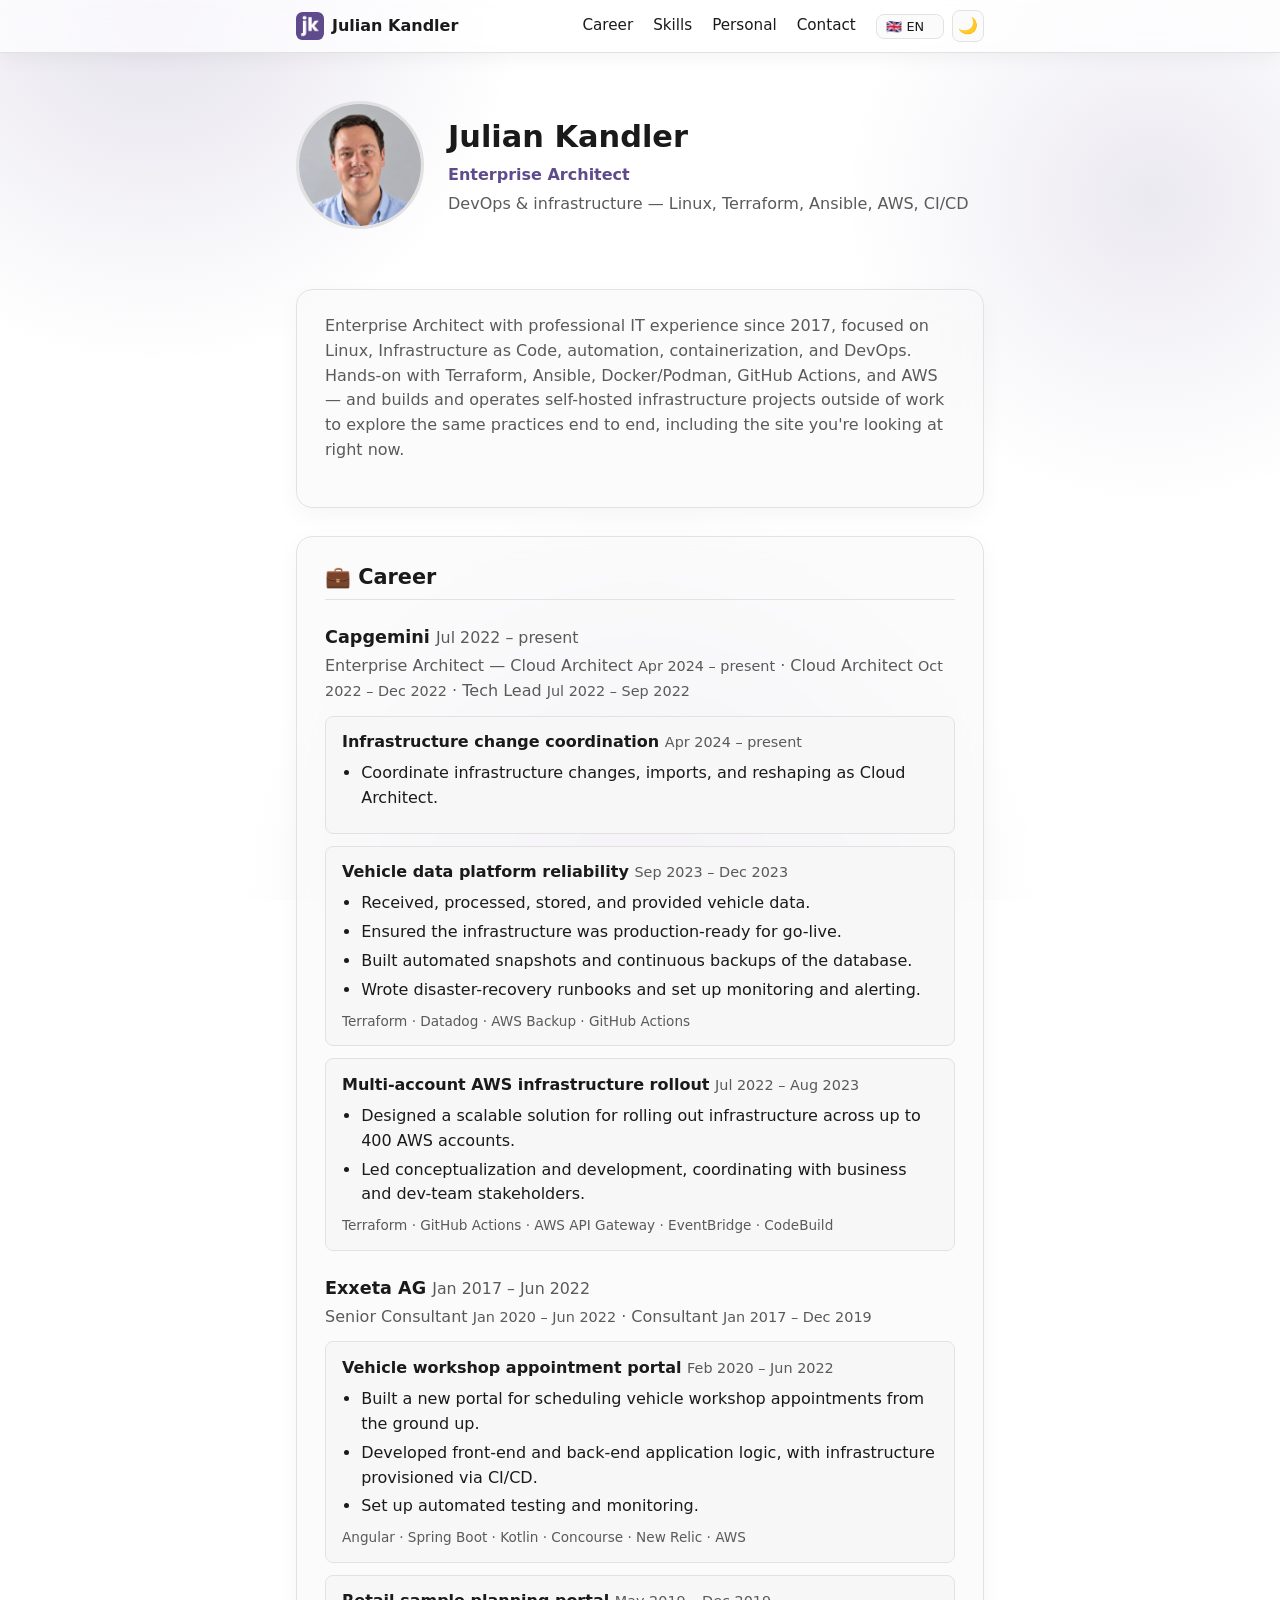
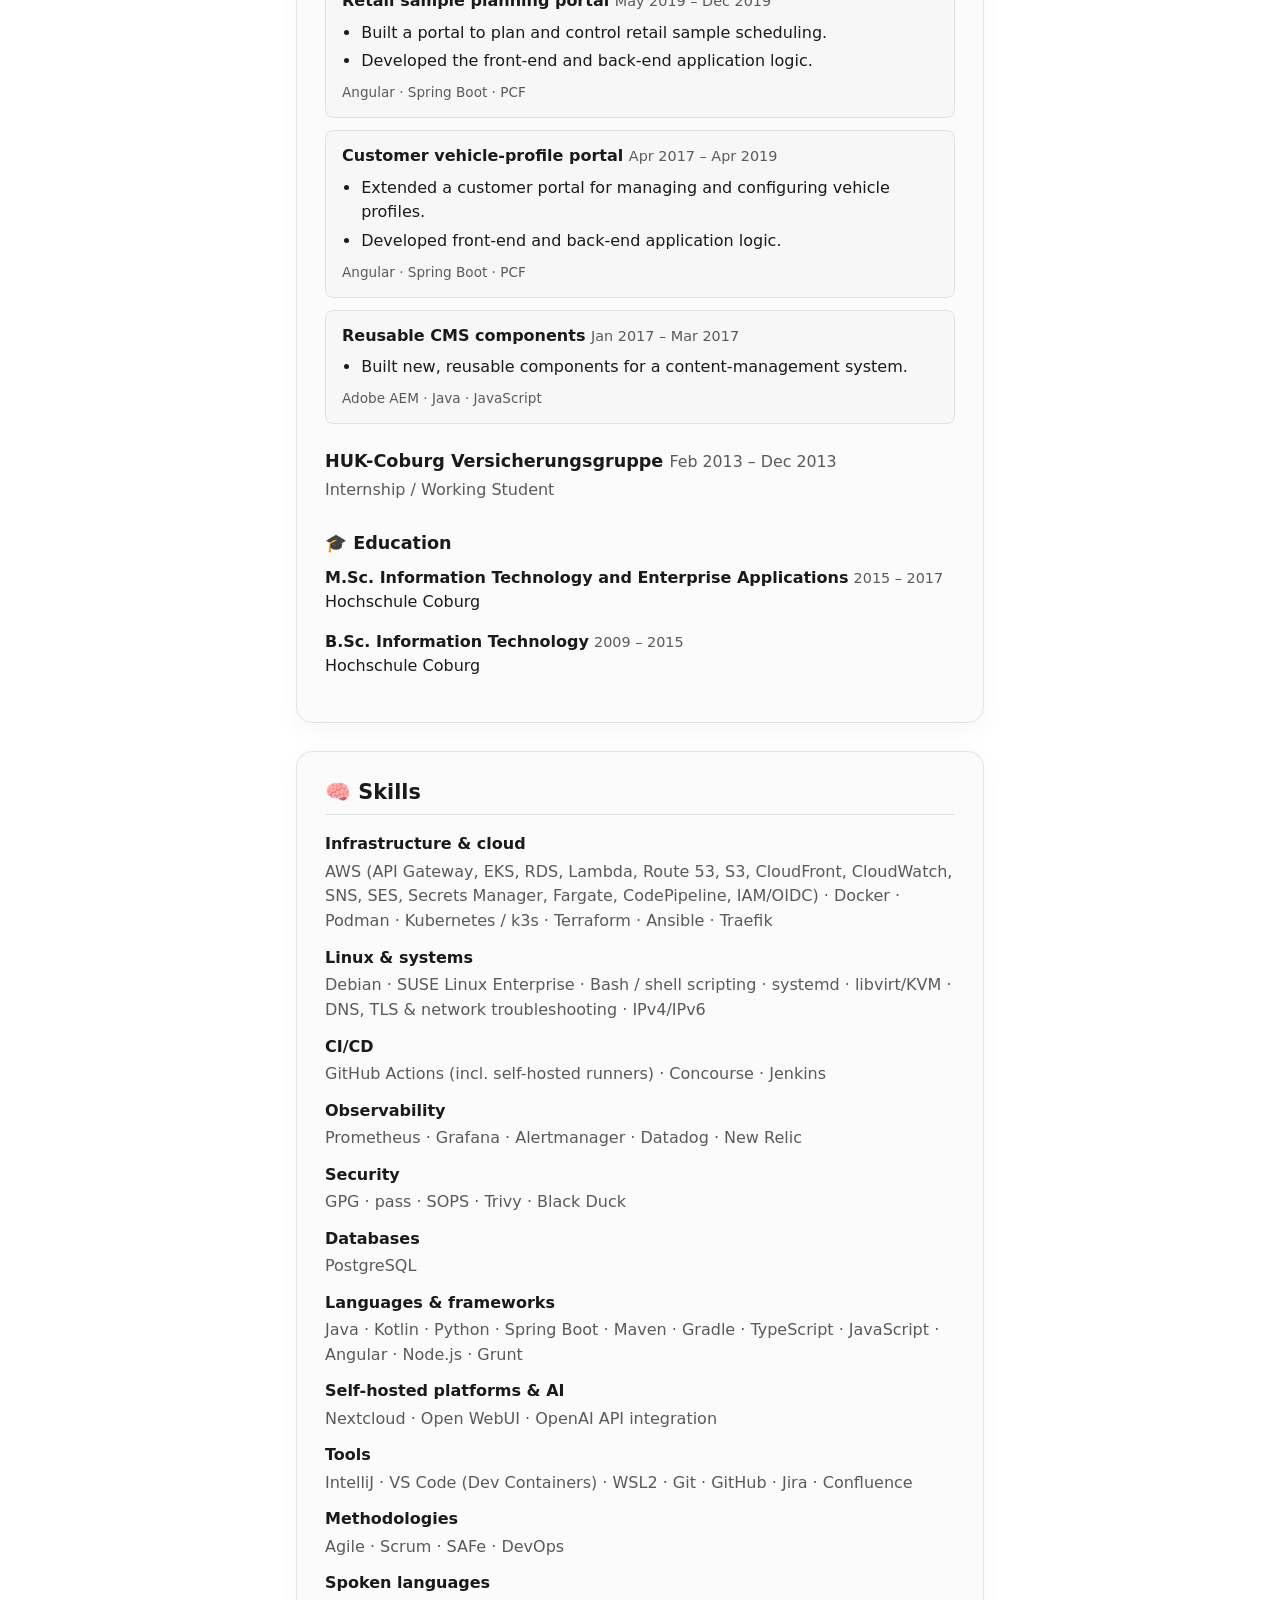
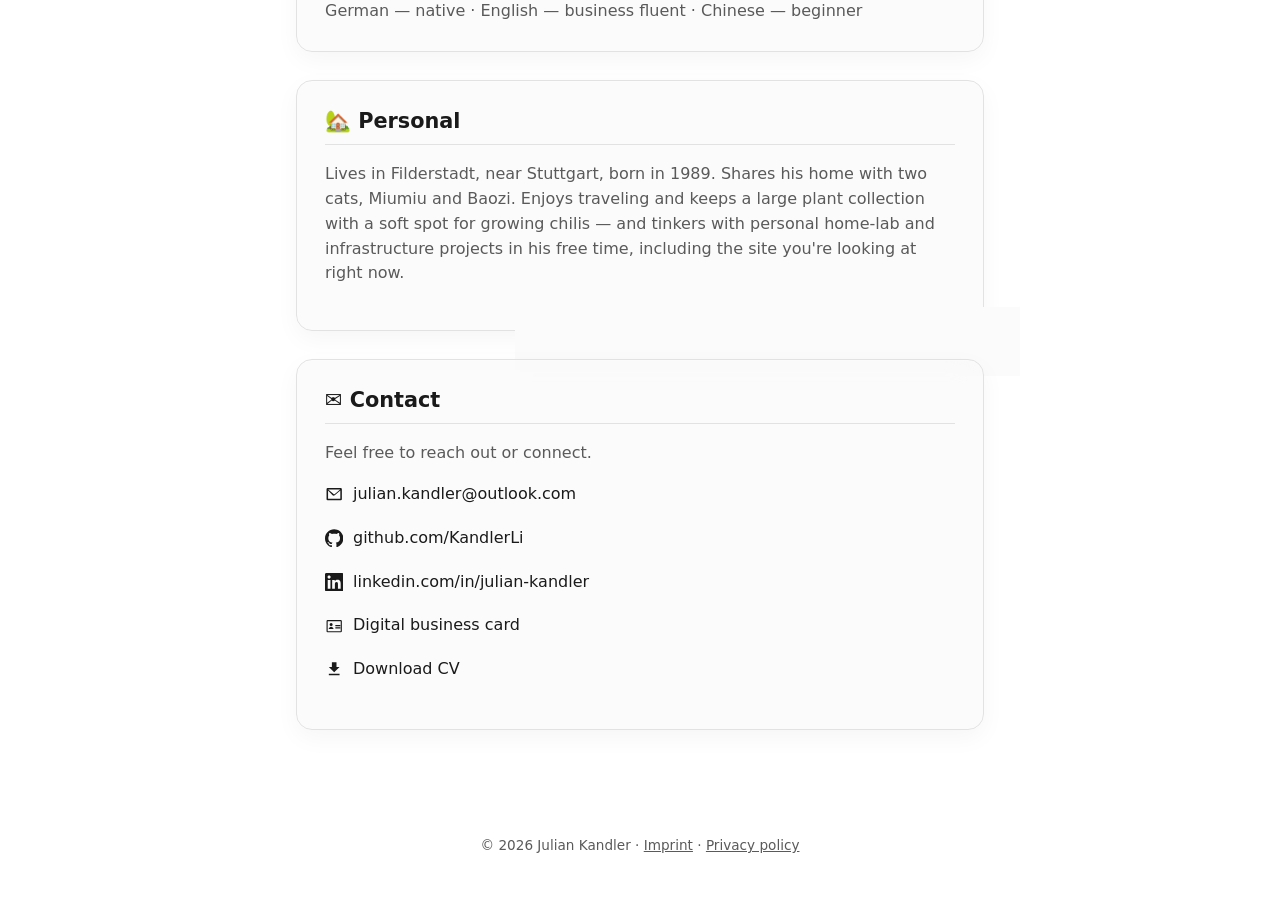
<file: site/index.html>
<!doctype html>
<html lang="en">
<head>
  <meta charset="utf-8">
  <meta name="viewport" content="width=device-width, initial-scale=1">
  <title>Julian Kandler</title>
  <meta name="description" content="Julian Kandler — Enterprise Architect. Infrastructure, backend, frontend, and CI/CD.">
  <link rel="icon" href="favicon.ico" sizes="any">
  <script>
    (function () {
      try {
        var t = localStorage.getItem("site-theme");
        if (t === "light" || t === "dark") document.documentElement.setAttribute("data-theme", t);
      } catch (e) {}
    })();
  </script>
  <link rel="stylesheet" href="style.css">
</head>
<body>
  <header class="topbar">
    <div class="topbar-inner">
      <span class="brand"><img class="brand-logo" src="favicon-128.png" width="32" height="32" alt="">Julian Kandler</span>

      <nav class="site-nav" id="site-nav">
        <a href="#career" data-i18n="nav.career">Career</a>
        <a href="#skills" data-i18n="nav.skills">Skills</a>
        <a href="#personal" data-i18n="nav.personal">Personal</a>
        <a href="#contact" data-i18n="nav.contact">Contact</a>
      </nav>

      <div class="topbar-controls">
        <select class="lang-select" id="lang-select" data-i18n-attr="aria-label" data-i18n="a11y.langSwitcher">
          <option value="de">🇩🇪 DE</option>
          <option value="en">🇬🇧 EN</option>
          <option value="zh">🇨🇳 中文</option>
        </select>

        <button type="button" class="theme-toggle" id="theme-toggle" data-i18n-attr="aria-label" data-i18n="a11y.themeToggle">
          <span class="theme-icon" aria-hidden="true">🌙</span>
        </button>

        <button type="button" class="menu-toggle" id="menu-toggle" aria-expanded="false" aria-controls="site-nav" data-i18n-attr="aria-label" data-i18n="a11y.menuToggle">
          <span class="hamburger" aria-hidden="true"></span>
        </button>
      </div>
    </div>
  </header>

  <header class="hero">
    <button type="button" class="portrait-button" id="portrait-open" data-i18n-attr="aria-label" data-i18n="a11y.portraitZoom" aria-label="Enlarge portrait photo" aria-haspopup="dialog">
      <img class="portrait" src="julian.png" alt="Julian Kandler" width="600" height="800">
    </button>
    <dialog class="portrait-dialog" id="portrait-dialog" aria-label="Julian Kandler">
      <img src="julian_full.png" alt="Julian Kandler" width="1122" height="1402" loading="lazy">
    </dialog>
    <div>
      <h1>Julian Kandler</h1>
      <p class="title">Enterprise Architect</p>
      <p class="tagline" data-i18n="hero.tagline">DevOps &amp; infrastructure — Linux, Terraform, Ansible, AWS, CI/CD</p>
    </div>
  </header>

  <main>
    <section id="profile" aria-labelledby="profile-heading">
      <h2 id="profile-heading" class="visually-hidden" data-i18n="heading.profile">👤 Profile</h2>
      <p class="profile" data-i18n="profile.text">
        Enterprise Architect with professional IT experience since 2017, focused on Linux,
        Infrastructure as Code, automation, containerization, and DevOps. Hands-on with Terraform,
        Ansible, Docker/Podman, GitHub Actions, and AWS — and builds and operates self-hosted
        infrastructure projects outside of work to explore the same practices end to end,
        including the site you're looking at right now.
      </p>
    </section>

    <section id="career" aria-labelledby="career-heading">
      <h2 id="career-heading" data-i18n="heading.career">💼 Career</h2>

      <article class="employer">
        <h3>Capgemini <span class="dates" data-i18n="cap.h3.dates">Jul 2022 – present</span></h3>
        <p class="role" data-i18n-html="cap.role">Enterprise Architect — Cloud Architect <span class="dates">Apr 2024 – present</span> · Cloud Architect <span class="dates">Oct 2022 – Dec 2022</span> · Tech Lead <span class="dates">Jul 2022 – Sep 2022</span></p>

        <div class="project">
          <h4><span data-i18n="cap.proj1.title">Infrastructure change coordination</span> <span class="dates" data-i18n="cap.proj1.dates">Apr 2024 – present</span></h4>
          <ul>
            <li data-i18n="cap.proj1.li1">Coordinate infrastructure changes, imports, and reshaping as Cloud Architect.</li>
          </ul>
        </div>

        <div class="project">
          <h4><span data-i18n="cap.proj2.title">Vehicle data platform reliability</span> <span class="dates">Sep 2023 – Dec 2023</span></h4>
          <ul>
            <li data-i18n="cap.proj2.li1">Received, processed, stored, and provided vehicle data.</li>
            <li data-i18n="cap.proj2.li2">Ensured the infrastructure was production-ready for go-live.</li>
            <li data-i18n="cap.proj2.li3">Built automated snapshots and continuous backups of the database.</li>
            <li data-i18n="cap.proj2.li4">Wrote disaster-recovery runbooks and set up monitoring and alerting.</li>
          </ul>
          <p class="skills-used">Terraform · Datadog · AWS Backup · GitHub Actions</p>
        </div>

        <div class="project">
          <h4><span data-i18n="cap.proj3.title">Multi-account AWS infrastructure rollout</span> <span class="dates">Jul 2022 – Aug 2023</span></h4>
          <ul>
            <li data-i18n="cap.proj3.li1">Designed a scalable solution for rolling out infrastructure across up to 400 AWS accounts.</li>
            <li data-i18n="cap.proj3.li2">Led conceptualization and development, coordinating with business and dev-team stakeholders.</li>
          </ul>
          <p class="skills-used">Terraform · GitHub Actions · AWS API Gateway · EventBridge · CodeBuild</p>
        </div>
      </article>

      <article class="employer">
        <h3>Exxeta AG <span class="dates">Jan 2017 – Jun 2022</span></h3>
        <p class="role">Senior Consultant <span class="dates">Jan 2020 – Jun 2022</span> · Consultant <span class="dates">Jan 2017 – Dec 2019</span></p>

        <div class="project">
          <h4><span data-i18n="exx.proj1.title">Vehicle workshop appointment portal</span> <span class="dates">Feb 2020 – Jun 2022</span></h4>
          <ul>
            <li data-i18n="exx.proj1.li1">Built a new portal for scheduling vehicle workshop appointments from the ground up.</li>
            <li data-i18n="exx.proj1.li2">Developed front-end and back-end application logic, with infrastructure provisioned via CI/CD.</li>
            <li data-i18n="exx.proj1.li3">Set up automated testing and monitoring.</li>
          </ul>
          <p class="skills-used">Angular · Spring Boot · Kotlin · Concourse · New Relic · AWS</p>
        </div>

        <div class="project">
          <h4><span data-i18n="exx.proj2.title">Retail sample planning portal</span> <span class="dates">May 2019 – Dec 2019</span></h4>
          <ul>
            <li data-i18n="exx.proj2.li1">Built a portal to plan and control retail sample scheduling.</li>
            <li data-i18n="exx.proj2.li2">Developed the front-end and back-end application logic.</li>
          </ul>
          <p class="skills-used">Angular · Spring Boot · PCF</p>
        </div>

        <div class="project">
          <h4><span data-i18n="exx.proj3.title">Customer vehicle-profile portal</span> <span class="dates">Apr 2017 – Apr 2019</span></h4>
          <ul>
            <li data-i18n="exx.proj3.li1">Extended a customer portal for managing and configuring vehicle profiles.</li>
            <li data-i18n="exx.proj3.li2">Developed front-end and back-end application logic.</li>
          </ul>
          <p class="skills-used">Angular · Spring Boot · PCF</p>
        </div>

        <div class="project">
          <h4><span data-i18n="exx.proj4.title">Reusable CMS components</span> <span class="dates">Jan 2017 – Mar 2017</span></h4>
          <ul>
            <li data-i18n="exx.proj4.li1">Built new, reusable components for a content-management system.</li>
          </ul>
          <p class="skills-used">Adobe AEM · Java · JavaScript</p>
        </div>
      </article>

      <article class="employer">
        <h3>HUK-Coburg Versicherungsgruppe <span class="dates">Feb 2013 – Dec 2013</span></h3>
        <p class="role" data-i18n="huk.role">Internship / Working Student</p>
      </article>

      <div class="career-education">
        <h3 class="career-subheading" data-i18n="heading.education">🎓 Education</h3>
        <ul class="plain-list">
          <li>
            <strong>M.Sc. Information Technology and Enterprise Applications</strong>
            <span class="dates">2015 – 2017</span><br>
            Hochschule Coburg
          </li>
          <li>
            <strong>B.Sc. Information Technology</strong>
            <span class="dates">2009 – 2015</span><br>
            Hochschule Coburg
          </li>
        </ul>
      </div>
    </section>

    <section id="skills" aria-labelledby="skills-heading">
      <h2 id="skills-heading" data-i18n="heading.skills">🧠 Skills</h2>
      <dl class="skills">
        <dt data-i18n="skills.cat1">Infrastructure &amp; cloud</dt>
        <dd>AWS (API Gateway, EKS, RDS, Lambda, Route 53, S3, CloudFront, CloudWatch, SNS, SES, Secrets Manager, Fargate, CodePipeline, IAM/OIDC) · Docker · Podman · Kubernetes / k3s · Terraform · Ansible · Traefik</dd>
        <dt data-i18n="skills.cat2">Linux &amp; systems</dt>
        <dd>Debian · SUSE Linux Enterprise · Bash / shell scripting · systemd · libvirt/KVM · DNS, TLS &amp; network troubleshooting · IPv4/IPv6</dd>
        <dt data-i18n="skills.cat3">CI/CD</dt>
        <dd>GitHub Actions (incl. self-hosted runners) · Concourse · Jenkins</dd>
        <dt data-i18n="skills.cat4">Observability</dt>
        <dd>Prometheus · Grafana · Alertmanager · Datadog · New Relic</dd>
        <dt data-i18n="skills.cat5">Security</dt>
        <dd>GPG · pass · SOPS · Trivy · Black Duck</dd>
        <dt data-i18n="skills.cat6">Databases</dt>
        <dd>PostgreSQL</dd>
        <dt data-i18n="skills.cat7">Languages &amp; frameworks</dt>
        <dd>Java · Kotlin · Python · Spring Boot · Maven · Gradle · TypeScript · JavaScript · Angular · Node.js · Grunt</dd>
        <dt data-i18n="skills.cat8">Self-hosted platforms &amp; AI</dt>
        <dd>Nextcloud · Open WebUI · OpenAI API integration</dd>
        <dt data-i18n="skills.cat9">Tools</dt>
        <dd>IntelliJ · VS Code (Dev Containers) · WSL2 · Git · GitHub · Jira · Confluence</dd>
        <dt data-i18n="skills.cat10">Methodologies</dt>
        <dd>Agile · Scrum · SAFe · DevOps</dd>
        <dt data-i18n="skills.cat11">Spoken languages</dt>
        <dd data-i18n-html="skills.languages">German — native · English — business fluent · Chinese — beginner</dd>
      </dl>
    </section>

    <section id="personal" aria-labelledby="personal-heading">
      <h2 id="personal-heading" data-i18n="heading.personal">🏡 Personal</h2>
      <p class="section-intro" data-i18n="personal.text">
        Lives in Filderstadt, near Stuttgart, born in 1989. Shares his home with two
        cats, Miumiu and Baozi. Enjoys traveling and keeps a large plant collection with
        a soft spot for growing chilis — and tinkers with personal home-lab and
        infrastructure projects in his free time, including the site you're looking at
        right now.
      </p>
    </section>

    <section id="contact" aria-labelledby="contact-heading">
      <h2 id="contact-heading" data-i18n="heading.contact">✉️ Contact</h2>
      <p class="section-intro" data-i18n="contact.text">
        Feel free to reach out or connect.
      </p>
      <ul class="plain-list contact-list">
        <li>
          <a href="mailto:julian.kandler@outlook.com">
            <svg class="contact-icon" viewBox="0 0 24 24" aria-hidden="true"><path d="M2 5.5A1.5 1.5 0 0 1 3.5 4h17A1.5 1.5 0 0 1 22 5.5v13a1.5 1.5 0 0 1-1.5 1.5h-17A1.5 1.5 0 0 1 2 18.5v-13Zm2.2.3 7.36 6.2a.7.7 0 0 0 .88 0l7.36-6.2H4.2ZM4 7.34V18h16V7.34l-7.3 6.15a2.2 2.2 0 0 1-2.83 0L4 7.34Z"/></svg>
            julian.kandler@outlook.com
          </a>
        </li>
        <li>
          <a href="https://github.com/KandlerLi">
            <svg class="contact-icon" viewBox="0 0 24 24" aria-hidden="true"><path d="M12 .297c-6.63 0-12 5.373-12 12 0 5.303 3.438 9.8 8.205 11.385.6.113.82-.258.82-.577 0-.285-.01-1.04-.015-2.04-3.338.724-4.042-1.61-4.042-1.61C4.422 18.07 3.633 17.7 3.633 17.7c-1.087-.744.084-.729.084-.729 1.205.084 1.838 1.236 1.838 1.236 1.07 1.835 2.807 1.305 3.492.998.108-.776.417-1.305.76-1.605-2.665-.3-5.466-1.332-5.466-5.93 0-1.31.465-2.38 1.235-3.22-.135-.303-.54-1.523.105-3.176 0 0 1.005-.322 3.3 1.23.96-.267 1.98-.399 3-.405 1.02.006 2.04.138 3 .405 2.28-1.552 3.285-1.23 3.285-1.23.645 1.653.24 2.873.12 3.176.765.84 1.23 1.91 1.23 3.22 0 4.61-2.805 5.625-5.475 5.92.42.36.81 1.096.81 2.22 0 1.606-.015 2.896-.015 3.286 0 .315.21.69.825.57C20.565 22.092 24 17.592 24 12.297c0-6.627-5.373-12-12-12"/></svg>
            github.com/KandlerLi
          </a>
        </li>
        <li>
          <a href="https://www.linkedin.com/in/julian-kandler-283b5b157">
            <svg class="contact-icon" viewBox="0 0 24 24" aria-hidden="true"><path d="M20.447 20.452h-3.554v-5.569c0-1.328-.027-3.037-1.852-3.037-1.853 0-2.136 1.445-2.136 2.939v5.667H9.351V9h3.414v1.561h.046c.477-.9 1.637-1.85 3.37-1.85 3.601 0 4.267 2.37 4.267 5.455v6.286zM5.337 7.433c-1.144 0-2.063-.926-2.063-2.065 0-1.138.92-2.063 2.063-2.063 1.14 0 2.064.925 2.064 2.063 0 1.139-.925 2.065-2.064 2.065zm1.782 13.019H3.555V9h3.564v11.452zM22.225 0H1.771C.792 0 0 .774 0 1.729v20.542C0 23.227.792 24 1.771 24h20.451C23.2 24 24 23.227 24 22.271V1.729C24 .774 23.2 0 22.222 0h.003z"/></svg>
            linkedin.com/in/julian-kandler
          </a>
        </li>
        <li>
          <a href="card">
            <svg class="contact-icon" viewBox="0 0 24 24" aria-hidden="true"><path d="M3.5 4h17A1.5 1.5 0 0 1 22 5.5v13a1.5 1.5 0 0 1-1.5 1.5h-17A1.5 1.5 0 0 1 2 18.5v-13A1.5 1.5 0 0 1 3.5 4Zm0 1.5v13h17v-13h-17ZM6 9.75a2 2 0 1 1 4 0 2 2 0 0 1-4 0Zm-1.25 6c.3-1.7 1.83-3 3.25-3s2.95 1.3 3.25 3H4.75Zm8.75-5.25h6.5v1.5h-6.5v-1.5Zm0 3h6.5v1.5h-6.5v-1.5Z"/></svg>
            <span data-i18n="contact.card">Digital business card</span>
          </a>
        </li>
        <li>
          <a href="cv.pdf">
            <svg class="contact-icon" viewBox="0 0 24 24" aria-hidden="true"><path d="M19 9h-4V3H9v6H5l7 7 7-7zM5 18v2h14v-2H5z"/></svg>
            <span data-i18n="contact.cv">Download CV</span>
          </a>
        </li>
      </ul>
    </section>
  </main>

  <footer class="site-footer">
    <p>
      &copy; 2026 Julian Kandler ·
      <a href="impressum" data-i18n="footer.imprint">Imprint</a> ·
      <a href="datenschutz" data-i18n="footer.privacy">Privacy policy</a>
    </p>
  </footer>

  <script src="i18n.js"></script>
  <script src="portrait-zoom.js"></script>
</body>
</html>
</file>
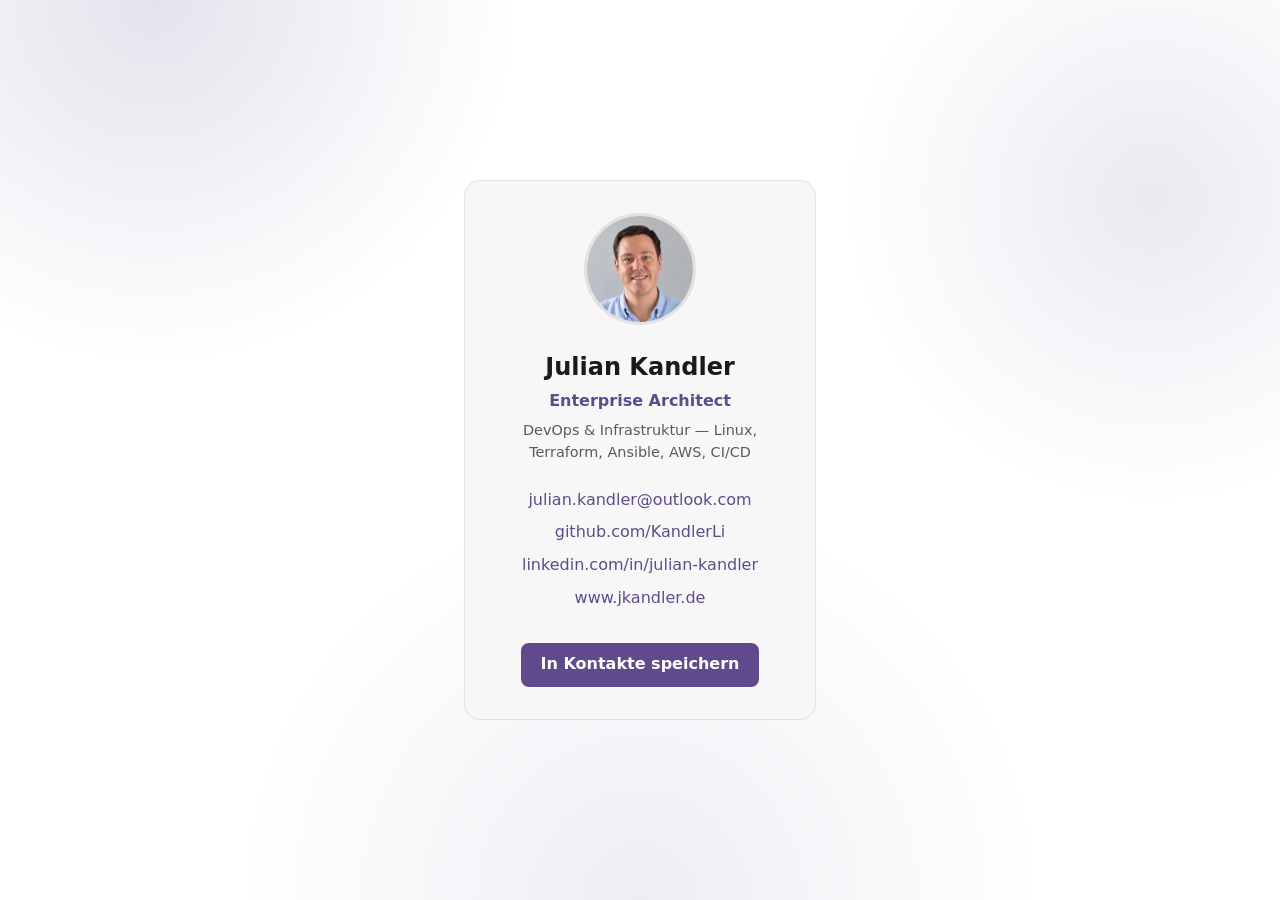
<file: site/card.html>
<!doctype html>
<html lang="de">
<head>
  <meta charset="utf-8">
  <meta name="viewport" content="width=device-width, initial-scale=1">
  <title>Julian Kandler — Visitenkarte</title>
  <meta name="description" content="Digitale Visitenkarte von Julian Kandler, Enterprise Architect.">
  <link rel="icon" href="favicon.ico" sizes="any">
  <link rel="stylesheet" href="style.css">
  <link rel="stylesheet" href="card.css">
</head>
<body class="card-page">
  <main class="card">
    <img class="card-portrait" src="julian.png" alt="Julian Kandler" width="600" height="800">
    <h1>Julian Kandler</h1>
    <p class="title">Enterprise Architect</p>
    <p class="tagline">DevOps &amp; Infrastruktur — Linux, Terraform, Ansible, AWS, CI/CD</p>

    <ul class="card-contacts">
      <li>
        <a href="mailto:julian.kandler@outlook.com">julian.kandler@outlook.com</a>
      </li>
      <li>
        <a href="https://github.com/KandlerLi">github.com/KandlerLi</a>
      </li>
      <li>
        <a href="https://www.linkedin.com/in/julian-kandler-283b5b157">linkedin.com/in/julian-kandler</a>
      </li>
      <li>
        <a href="https://www.jkandler.de">www.jkandler.de</a>
      </li>
    </ul>

    <a class="card-save" href="card.vcf" download="julian-kandler.vcf">In Kontakte speichern</a>
  </main>
</body>
</html>
</file>
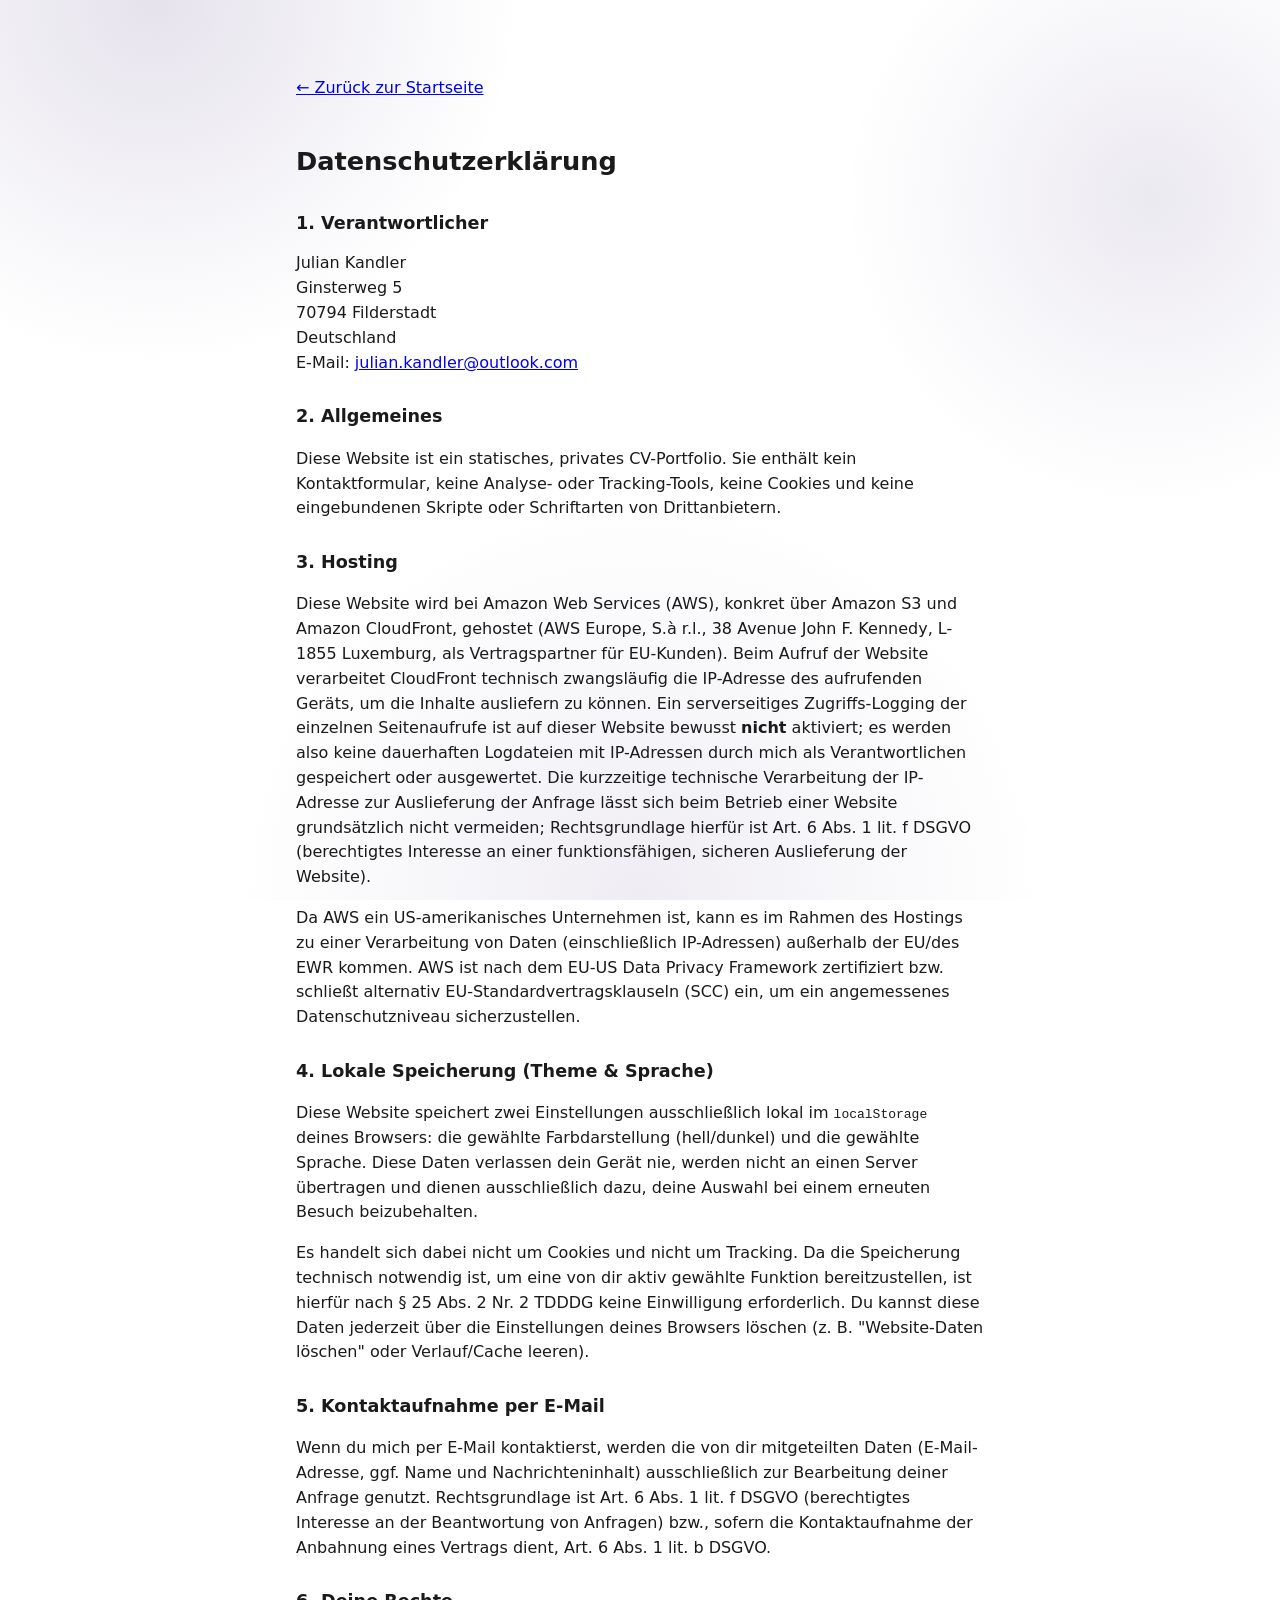
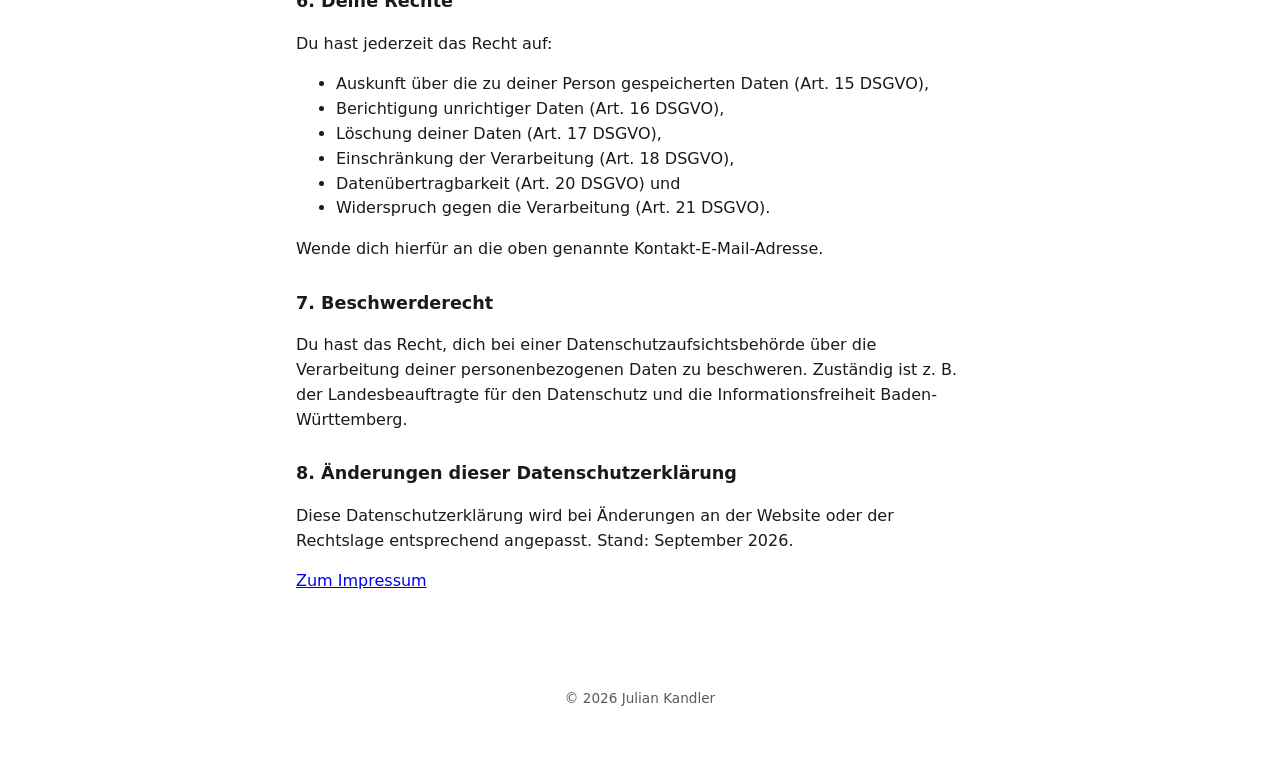
<file: site/datenschutz.html>
<!doctype html>
<html lang="de">
<head>
  <meta charset="utf-8">
  <meta name="viewport" content="width=device-width, initial-scale=1">
  <title>Datenschutzerklärung — Julian Kandler</title>
  <meta name="description" content="Datenschutzerklärung gemäß Art. 13 DSGVO.">
  <meta name="robots" content="noindex">
  <link rel="icon" href="favicon.ico" sizes="any">
  <script>
    (function () {
      try {
        var t = localStorage.getItem("site-theme");
        if (t === "light" || t === "dark") document.documentElement.setAttribute("data-theme", t);
      } catch (e) {}
    })();
  </script>
  <link rel="stylesheet" href="style.css">
</head>
<body class="legal-page">
  <main>
    <a class="back-link" href="/">&larr; Zurück zur Startseite</a>

    <h1>Datenschutzerklärung</h1>

    <h2>1. Verantwortlicher</h2>
    <address>
      Julian Kandler<br>
      Ginsterweg 5<br>
      70794 Filderstadt<br>
      Deutschland<br>
      E-Mail: <a href="mailto:julian.kandler@outlook.com">julian.kandler@outlook.com</a>
    </address>

    <h2>2. Allgemeines</h2>
    <p>
      Diese Website ist ein statisches, privates CV-Portfolio. Sie enthält kein
      Kontaktformular, keine Analyse- oder Tracking-Tools, keine Cookies und keine
      eingebundenen Skripte oder Schriftarten von Drittanbietern.
    </p>

    <h2>3. Hosting</h2>
    <p>
      Diese Website wird bei Amazon Web Services (AWS), konkret über Amazon S3 und
      Amazon CloudFront, gehostet (AWS Europe, S.à r.l., 38 Avenue John F. Kennedy,
      L-1855 Luxemburg, als Vertragspartner für EU-Kunden). Beim Aufruf der Website
      verarbeitet CloudFront technisch zwangsläufig die IP-Adresse des aufrufenden
      Geräts, um die Inhalte ausliefern zu können. Ein serverseitiges Zugriffs-Logging
      der einzelnen Seitenaufrufe ist auf dieser Website bewusst <strong>nicht</strong>
      aktiviert; es werden also keine dauerhaften Logdateien mit IP-Adressen durch mich
      als Verantwortlichen gespeichert oder ausgewertet. Die kurzzeitige technische
      Verarbeitung der IP-Adresse zur Auslieferung der Anfrage lässt sich beim Betrieb
      einer Website grundsätzlich nicht vermeiden; Rechtsgrundlage hierfür ist Art. 6
      Abs. 1 lit. f DSGVO (berechtigtes Interesse an einer funktionsfähigen, sicheren
      Auslieferung der Website).
    </p>
    <p>
      Da AWS ein US-amerikanisches Unternehmen ist, kann es im Rahmen des Hostings zu
      einer Verarbeitung von Daten (einschließlich IP-Adressen) außerhalb der EU/des EWR
      kommen. AWS ist nach dem EU-US Data Privacy Framework zertifiziert bzw. schließt
      alternativ EU-Standardvertragsklauseln (SCC) ein, um ein angemessenes
      Datenschutzniveau sicherzustellen.
    </p>

    <h2>4. Lokale Speicherung (Theme &amp; Sprache)</h2>
    <p>
      Diese Website speichert zwei Einstellungen ausschließlich lokal im
      <code>localStorage</code> deines Browsers: die gewählte Farbdarstellung
      (hell/dunkel) und die gewählte Sprache. Diese Daten verlassen dein Gerät nie,
      werden nicht an einen Server übertragen und dienen ausschließlich dazu, deine
      Auswahl bei einem erneuten Besuch beizubehalten.
    </p>
    <p>
      Es handelt sich dabei nicht um Cookies und nicht um Tracking. Da die Speicherung
      technisch notwendig ist, um eine von dir aktiv gewählte Funktion bereitzustellen,
      ist hierfür nach § 25 Abs. 2 Nr. 2 TDDDG keine Einwilligung erforderlich. Du kannst
      diese Daten jederzeit über die Einstellungen deines Browsers löschen (z.&nbsp;B.
      "Website-Daten löschen" oder Verlauf/Cache leeren).
    </p>

    <h2>5. Kontaktaufnahme per E-Mail</h2>
    <p>
      Wenn du mich per E-Mail kontaktierst, werden die von dir mitgeteilten Daten
      (E-Mail-Adresse, ggf. Name und Nachrichteninhalt) ausschließlich zur Bearbeitung
      deiner Anfrage genutzt. Rechtsgrundlage ist Art. 6 Abs. 1 lit. f DSGVO
      (berechtigtes Interesse an der Beantwortung von Anfragen) bzw., sofern die
      Kontaktaufnahme der Anbahnung eines Vertrags dient, Art. 6 Abs. 1 lit. b DSGVO.
    </p>

    <h2>6. Deine Rechte</h2>
    <p>Du hast jederzeit das Recht auf:</p>
    <ul>
      <li>Auskunft über die zu deiner Person gespeicherten Daten (Art. 15 DSGVO),</li>
      <li>Berichtigung unrichtiger Daten (Art. 16 DSGVO),</li>
      <li>Löschung deiner Daten (Art. 17 DSGVO),</li>
      <li>Einschränkung der Verarbeitung (Art. 18 DSGVO),</li>
      <li>Datenübertragbarkeit (Art. 20 DSGVO) und</li>
      <li>Widerspruch gegen die Verarbeitung (Art. 21 DSGVO).</li>
    </ul>
    <p>Wende dich hierfür an die oben genannte Kontakt-E-Mail-Adresse.</p>

    <h2>7. Beschwerderecht</h2>
    <p>
      Du hast das Recht, dich bei einer Datenschutzaufsichtsbehörde über die
      Verarbeitung deiner personenbezogenen Daten zu beschweren. Zuständig ist z.&nbsp;B.
      der Landesbeauftragte für den Datenschutz und die Informationsfreiheit
      Baden-Württemberg.
    </p>

    <h2>8. Änderungen dieser Datenschutzerklärung</h2>
    <p>
      Diese Datenschutzerklärung wird bei Änderungen an der Website oder der
      Rechtslage entsprechend angepasst. Stand: September 2026.
    </p>

    <p><a href="impressum">Zum Impressum</a></p>
  </main>

  <footer class="site-footer">
    <p>&copy; 2026 Julian Kandler</p>
  </footer>
</body>
</html>
</file>
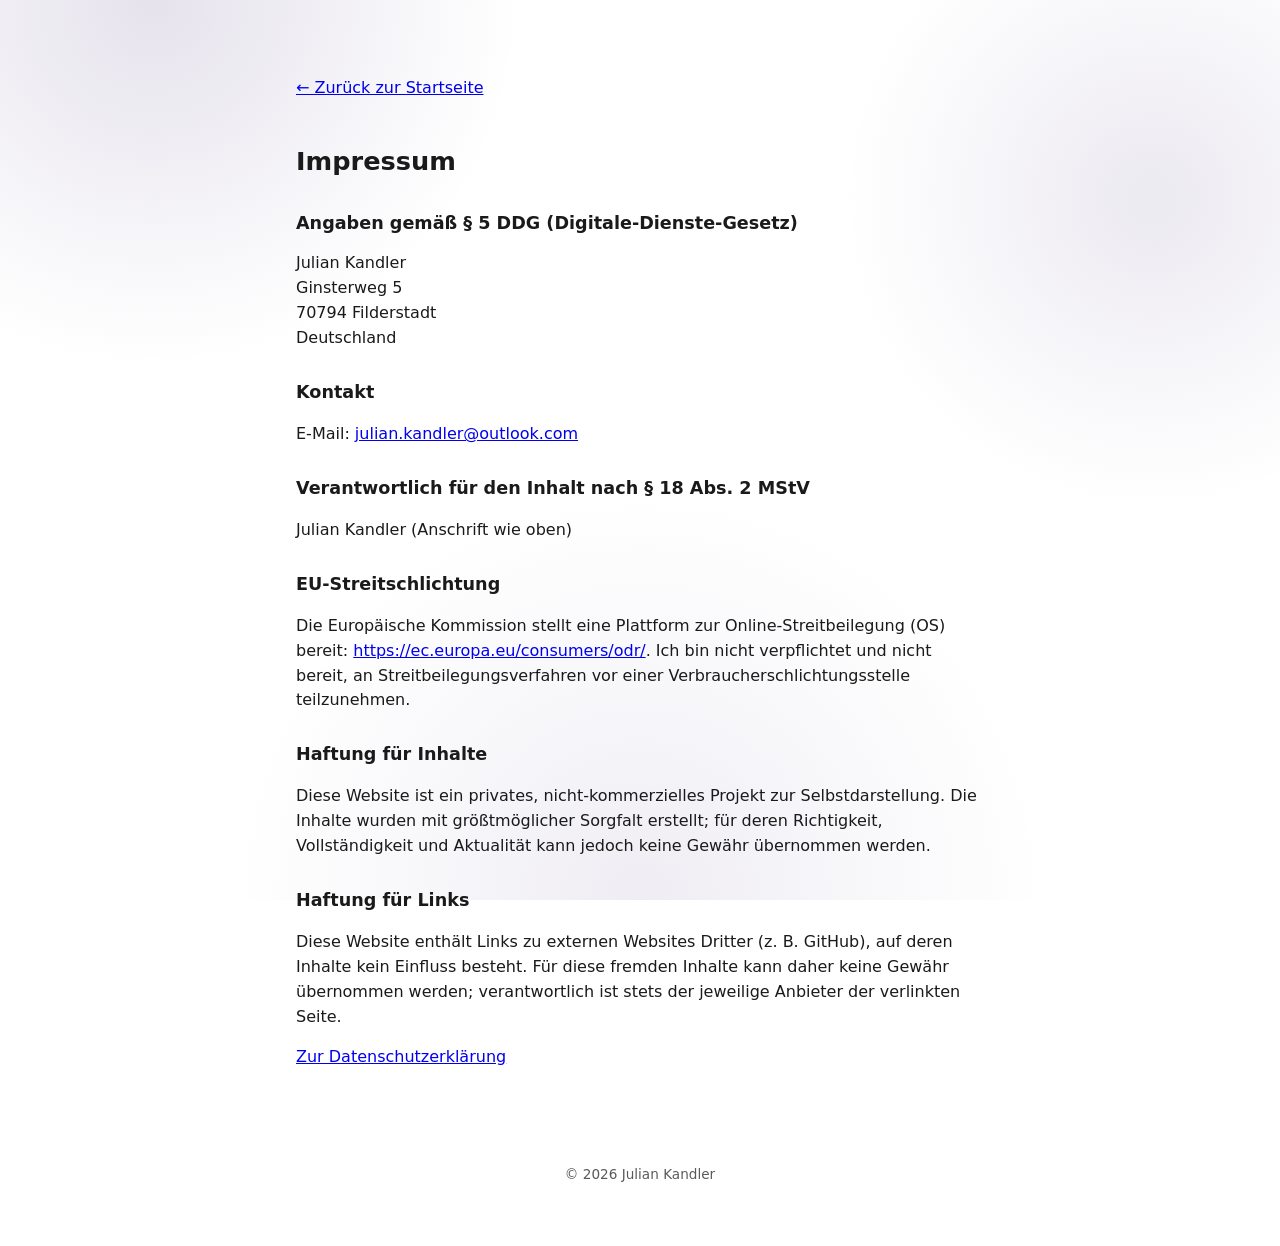
<file: site/impressum.html>
<!doctype html>
<html lang="de">
<head>
  <meta charset="utf-8">
  <meta name="viewport" content="width=device-width, initial-scale=1">
  <title>Impressum — Julian Kandler</title>
  <meta name="description" content="Impressum von Julian Kandler gemäß § 5 DDG.">
  <meta name="robots" content="noindex">
  <link rel="icon" href="favicon.ico" sizes="any">
  <script>
    (function () {
      try {
        var t = localStorage.getItem("site-theme");
        if (t === "light" || t === "dark") document.documentElement.setAttribute("data-theme", t);
      } catch (e) {}
    })();
  </script>
  <link rel="stylesheet" href="style.css">
</head>
<body class="legal-page">
  <main>
    <a class="back-link" href="/">&larr; Zurück zur Startseite</a>

    <h1>Impressum</h1>

    <h2>Angaben gemäß § 5 DDG (Digitale-Dienste-Gesetz)</h2>
    <address>
      Julian Kandler<br>
      Ginsterweg 5<br>
      70794 Filderstadt<br>
      Deutschland
    </address>

    <h2>Kontakt</h2>
    <p>E-Mail: <a href="mailto:julian.kandler@outlook.com">julian.kandler@outlook.com</a></p>

    <h2>Verantwortlich für den Inhalt nach § 18 Abs. 2 MStV</h2>
    <p>Julian Kandler (Anschrift wie oben)</p>

    <h2>EU-Streitschlichtung</h2>
    <p>
      Die Europäische Kommission stellt eine Plattform zur Online-Streitbeilegung (OS)
      bereit: <a href="https://ec.europa.eu/consumers/odr/" target="_blank" rel="noopener">https://ec.europa.eu/consumers/odr/</a>.
      Ich bin nicht verpflichtet und nicht bereit, an Streitbeilegungsverfahren vor einer
      Verbraucherschlichtungsstelle teilzunehmen.
    </p>

    <h2>Haftung für Inhalte</h2>
    <p>
      Diese Website ist ein privates, nicht-kommerzielles Projekt zur Selbstdarstellung.
      Die Inhalte wurden mit größtmöglicher Sorgfalt erstellt; für deren Richtigkeit,
      Vollständigkeit und Aktualität kann jedoch keine Gewähr übernommen werden.
    </p>

    <h2>Haftung für Links</h2>
    <p>
      Diese Website enthält Links zu externen Websites Dritter (z.&nbsp;B. GitHub), auf
      deren Inhalte kein Einfluss besteht. Für diese fremden Inhalte kann daher keine
      Gewähr übernommen werden; verantwortlich ist stets der jeweilige Anbieter der
      verlinkten Seite.
    </p>

    <p><a href="datenschutz">Zur Datenschutzerklärung</a></p>
  </main>

  <footer class="site-footer">
    <p>&copy; 2026 Julian Kandler</p>
  </footer>
</body>
</html>
</file>
<file: site/style.css>
:root {
  color-scheme: light dark;
  --bg: #ffffff;
  --fg: #1a1a1a;
  --muted: #5a5a5a;
  --accent: #5f4b8b;
  --accent-contrast: #ffffff;
  --border: #e2e2e2;
  --card-bg: #f7f7f8;
  --max-width: 46rem;
  --topbar-height: 3.25rem;
}

@media (prefers-color-scheme: dark) {
  :root:not([data-theme="light"]) {
    --bg: #14161a;
    --fg: #eaeaea;
    --muted: #a3a3a3;
    --accent: #a695d6;
    --accent-contrast: #14161a;
    --border: #2a2d33;
    --card-bg: #1c1f24;
  }
}

:root[data-theme="dark"] {
  --bg: #14161a;
  --fg: #eaeaea;
  --muted: #a3a3a3;
  --accent: #a695d6;
  --accent-contrast: #14161a;
  --border: #2a2d33;
  --card-bg: #1c1f24;
}

:root[data-theme="light"] {
  --bg: #ffffff;
  --fg: #1a1a1a;
  --muted: #5a5a5a;
  --accent: #5f4b8b;
  --accent-contrast: #ffffff;
  --border: #e2e2e2;
  --card-bg: #f7f7f8;
}

* {
  box-sizing: border-box;
}

html {
  scroll-behavior: smooth;
}

body {
  margin: 0;
  background-color: var(--bg);
  color: var(--fg);
  font-family: system-ui, -apple-system, "Segoe UI", Roboto, sans-serif;
  line-height: 1.55;
}

@supports (background: color-mix(in srgb, red 50%, transparent)) {
  body {
    background-image:
      radial-gradient(38rem 38rem at 12% 0%, color-mix(in srgb, var(--accent) 16%, transparent), transparent 60%),
      radial-gradient(32rem 32rem at 90% 22%, color-mix(in srgb, var(--accent) 12%, transparent), transparent 60%),
      radial-gradient(42rem 42rem at 50% 100%, color-mix(in srgb, var(--accent) 10%, transparent), transparent 60%);
    background-repeat: no-repeat;
    background-attachment: fixed;
  }
}

main,
.hero,
.topbar-inner {
  max-width: var(--max-width);
  margin: 0 auto;
  padding: 0 1.5rem;
}

/* Topbar */

.topbar {
  position: sticky;
  top: 0;
  z-index: 50;
  background: var(--bg);
  border-bottom: 1px solid var(--border);
  box-shadow: 0 1px 0 rgba(255, 255, 255, 0.12) inset, 0 4px 20px rgba(0, 0, 0, 0.05);
}

@supports (backdrop-filter: blur(1px)) or (-webkit-backdrop-filter: blur(1px)) {
  .topbar {
    background: color-mix(in srgb, var(--bg) 70%, transparent);
    -webkit-backdrop-filter: blur(16px) saturate(160%);
    backdrop-filter: blur(16px) saturate(160%);
  }
}

.topbar-inner {
  display: flex;
  align-items: center;
  gap: 1.25rem;
  height: var(--topbar-height);
  position: relative;
}

.brand {
  font-weight: 700;
  margin-right: auto;
  white-space: nowrap;
  display: flex;
  align-items: center;
  gap: 0.5rem;
}

.brand-logo {
  width: 1.75rem;
  height: 1.75rem;
  border-radius: 0.4rem;
  display: block;
}

.site-nav {
  display: flex;
  gap: 1.25rem;
}

.site-nav a {
  color: var(--fg);
  text-decoration: none;
  font-size: 0.95rem;
  white-space: nowrap;
}

.site-nav a:hover {
  color: var(--accent);
}

.topbar-controls {
  display: flex;
  align-items: center;
  gap: 0.5rem;
}

.lang-select {
  background: var(--card-bg);
  border: 1px solid var(--border);
  border-radius: 0.5rem;
  padding: 0.25rem 0.6rem 0.25rem 0.6rem;
  font-size: 0.8rem;
  cursor: pointer;
  color: var(--fg);
  font-family: inherit;
  box-shadow: inset 0 1px 0 rgba(255, 255, 255, 0.2);
  appearance: none;
  -webkit-appearance: none;
  background-image: linear-gradient(45deg, transparent 50%, currentColor 50%), linear-gradient(135deg, currentColor 50%, transparent 50%);
  background-position: calc(100% - 0.9rem) center, calc(100% - 0.65rem) center;
  background-size: 0.25rem 0.25rem, 0.25rem 0.25rem;
  background-repeat: no-repeat;
}

.lang-select:hover,
.lang-select:focus {
  border-color: var(--accent);
}

.theme-toggle,
.menu-toggle {
  background: var(--card-bg);
  border: 1px solid var(--border);
  border-radius: 0.5rem;
  width: 2rem;
  height: 2rem;
  display: flex;
  align-items: center;
  justify-content: center;
  cursor: pointer;
  color: var(--fg);
  padding: 0;
  flex: none;
  box-shadow: inset 0 1px 0 rgba(255, 255, 255, 0.2);
}

@supports (backdrop-filter: blur(1px)) or (-webkit-backdrop-filter: blur(1px)) {
  .lang-select,
  .theme-toggle,
  .menu-toggle {
    background: color-mix(in srgb, var(--card-bg) 55%, transparent);
    -webkit-backdrop-filter: blur(8px);
    backdrop-filter: blur(8px);
  }
}

.theme-icon {
  font-size: 1rem;
  line-height: 1;
}

.menu-toggle {
  display: none;
}

.hamburger {
  position: relative;
  width: 1.1rem;
  height: 2px;
  background: currentColor;
}

.hamburger::before,
.hamburger::after {
  content: "";
  position: absolute;
  left: 0;
  width: 1.1rem;
  height: 2px;
  background: currentColor;
}

.hamburger::before {
  top: -0.35rem;
}

.hamburger::after {
  top: 0.35rem;
}

@media (max-width: 40rem) {
  .menu-toggle {
    display: flex;
  }

  .site-nav {
    display: none;
    position: absolute;
    top: 100%;
    left: 0;
    right: 0;
    flex-direction: column;
    background: var(--bg);
    border-bottom: 1px solid var(--border);
    padding: 0.75rem 1.5rem 1rem;
    gap: 0.85rem;
  }

  .site-nav.nav-open {
    display: flex;
  }

  @supports (backdrop-filter: blur(1px)) or (-webkit-backdrop-filter: blur(1px)) {
    .site-nav {
      background: color-mix(in srgb, var(--bg) 80%, transparent);
      -webkit-backdrop-filter: blur(16px) saturate(160%);
      backdrop-filter: blur(16px) saturate(160%);
    }
  }
}

/* Hero */

.hero {
  display: flex;
  align-items: center;
  gap: 1.5rem;
  padding-top: 3rem;
  padding-bottom: 2rem;
  flex-wrap: wrap;
}

.portrait {
  width: 8rem;
  height: 8rem;
  border-radius: 50%;
  object-fit: cover;
  border: 3px solid var(--border);
}

.hero h1 {
  margin: 0;
  font-size: 1.9rem;
}

.title {
  margin: 0.15rem 0 0;
  font-weight: 600;
  color: var(--accent);
}

.tagline {
  margin: 0.25rem 0 0;
  color: var(--muted);
}

.visually-hidden {
  position: absolute;
  width: 1px;
  height: 1px;
  overflow: hidden;
  clip: rect(0, 0, 0, 0);
  white-space: nowrap;
}

.profile {
  color: var(--muted);
  margin: 0 0 1rem;
}

.section-intro {
  color: var(--muted);
  margin: 0.25rem 0 1rem;
}

section[id] {
  scroll-margin-top: calc(var(--topbar-height) + 0.75rem);
  background: var(--card-bg);
  border: 1px solid var(--border);
  border-radius: 1rem;
  padding: 1.5rem 1.75rem 1.75rem;
  margin: 1.75rem 0;
  box-shadow: inset 0 1px 0 rgba(255, 255, 255, 0.15), 0 8px 24px rgba(0, 0, 0, 0.04);
}

@supports (backdrop-filter: blur(1px)) or (-webkit-backdrop-filter: blur(1px)) {
  section[id] {
    background: color-mix(in srgb, var(--card-bg) 55%, transparent);
    -webkit-backdrop-filter: blur(16px) saturate(160%);
    backdrop-filter: blur(16px) saturate(160%);
  }
}

h2 {
  font-size: 1.3rem;
  border-bottom: 1px solid var(--border);
  padding-bottom: 0.4rem;
  margin-top: 0;
}

.employer {
  margin-top: 1.5rem;
}

.employer h3 {
  margin-bottom: 0.15rem;
  font-size: 1.1rem;
}

.role {
  margin: 0 0 0.75rem;
  color: var(--muted);
}

.dates {
  font-weight: 400;
  color: var(--muted);
  font-size: 0.9em;
}

.career-education {
  margin-top: 1.75rem;
}

.career-subheading {
  margin: 0 0 0.5rem;
  font-size: 1.1rem;
}

.project {
  background: var(--card-bg);
  border: 1px solid var(--border);
  border-radius: 0.5rem;
  padding: 0.85rem 1rem;
  margin: 0.75rem 0;
}

.project h4 {
  margin: 0 0 0.4rem;
  font-size: 1rem;
}

.project ul {
  margin: 0 0 0.5rem;
  padding-left: 1.2rem;
}

.project li {
  margin-bottom: 0.25rem;
}

.skills-used {
  margin: 0;
  font-size: 0.85rem;
  color: var(--muted);
}

.skills {
  margin: 0;
}

.skills dt {
  font-weight: 600;
  margin-top: 0.75rem;
}

.skills dd {
  margin: 0.15rem 0 0;
  color: var(--muted);
}

.plain-list {
  list-style: none;
  padding: 0;
  margin: 0;
}

.plain-list li {
  margin-bottom: 0.9rem;
}

.contact-list a {
  display: inline-flex;
  align-items: center;
  gap: 0.6rem;
  color: var(--fg);
  text-decoration: none;
  transition: color 0.15s ease;
}

.contact-list a:visited {
  color: var(--fg);
}

.contact-list a:hover,
.contact-list a:focus-visible {
  color: var(--accent);
}

.contact-icon {
  width: 1.15em;
  height: 1.15em;
  flex: none;
  fill: currentColor;
}

main {
  padding-bottom: 4rem;
}

.site-footer {
  max-width: var(--max-width);
  margin: 0 auto;
  padding: 0 1.5rem 3rem;
  color: var(--muted);
  font-size: 0.85rem;
  text-align: center;
}

.site-footer a {
  color: var(--muted);
  text-decoration: underline;
}

.site-footer a:hover {
  color: var(--accent);
}

.legal-page main {
  padding-top: calc(var(--topbar-height) + 1.5rem);
}

.legal-page h1 {
  font-size: 1.6rem;
}

.legal-page h2 {
  font-size: 1.1rem;
  border: none;
  margin-top: 1.75rem;
  padding-bottom: 0;
}

.legal-page address {
  font-style: normal;
}

.back-link {
  display: inline-block;
  margin-bottom: 1.5rem;
}

@media (max-width: 30rem) {
  .hero {
    flex-direction: column;
    text-align: center;
  }
}

.portrait-button {
  padding: 0;
  border: 0;
  background: none;
  border-radius: 50%;
  line-height: 0;
  cursor: zoom-in;
}

.portrait-dialog {
  padding: 0;
  border: 0;
  background: none;
  max-width: 100vw;
  max-height: 100vh;
  overflow: visible;
}

.portrait-dialog::backdrop {
  background: rgba(0, 0, 0, 0.75);
}

.portrait-dialog img {
  display: block;
  max-width: 92vw;
  max-height: 92vh;
  width: auto;
  height: auto;
  border-radius: 0.75rem;
  cursor: zoom-out;
}

.portrait-dialog[open] {
  animation: portrait-zoom-in 0.2s ease-out;
}

@keyframes portrait-zoom-in {
  from { transform: scale(0.85); opacity: 0; }
  to { transform: scale(1); opacity: 1; }
}

@media (prefers-reduced-motion: reduce) {
  .portrait-dialog[open] { animation: none; }
}
</file>
<file: site/card.css>
.card-page {
  display: flex;
  min-height: 100vh;
  align-items: center;
  justify-content: center;
  padding: 1.5rem;
}

.card {
  max-width: 22rem;
  width: 100%;
  text-align: center;
  background: var(--card-bg);
  border: 1px solid var(--border);
  border-radius: 1rem;
  padding: 2rem 1.75rem;
}

.card-portrait {
  width: 7rem;
  height: 7rem;
  border-radius: 50%;
  object-fit: cover;
  border: 3px solid var(--border);
  margin-bottom: 1rem;
}

.card h1 {
  margin: 0;
  font-size: 1.5rem;
}

.card .title {
  margin: 0.15rem 0 0;
  font-weight: 600;
  color: var(--accent);
}

.card .tagline {
  margin: 0.35rem 0 0;
  color: var(--muted);
  font-size: 0.9rem;
}

.card-contacts {
  list-style: none;
  margin: 1.5rem 0 0;
  padding: 0;
}

.card-contacts li {
  margin-bottom: 0.5rem;
}

.card-contacts a {
  color: var(--accent);
  text-decoration: none;
}

.card-contacts a:hover {
  text-decoration: underline;
}

.card-save {
  display: inline-block;
  margin-top: 1.5rem;
  padding: 0.6rem 1.25rem;
  border-radius: 0.5rem;
  background: var(--accent);
  color: var(--bg);
  text-decoration: none;
  font-weight: 600;
}

.card-save:hover {
  opacity: 0.9;
}
</file>
